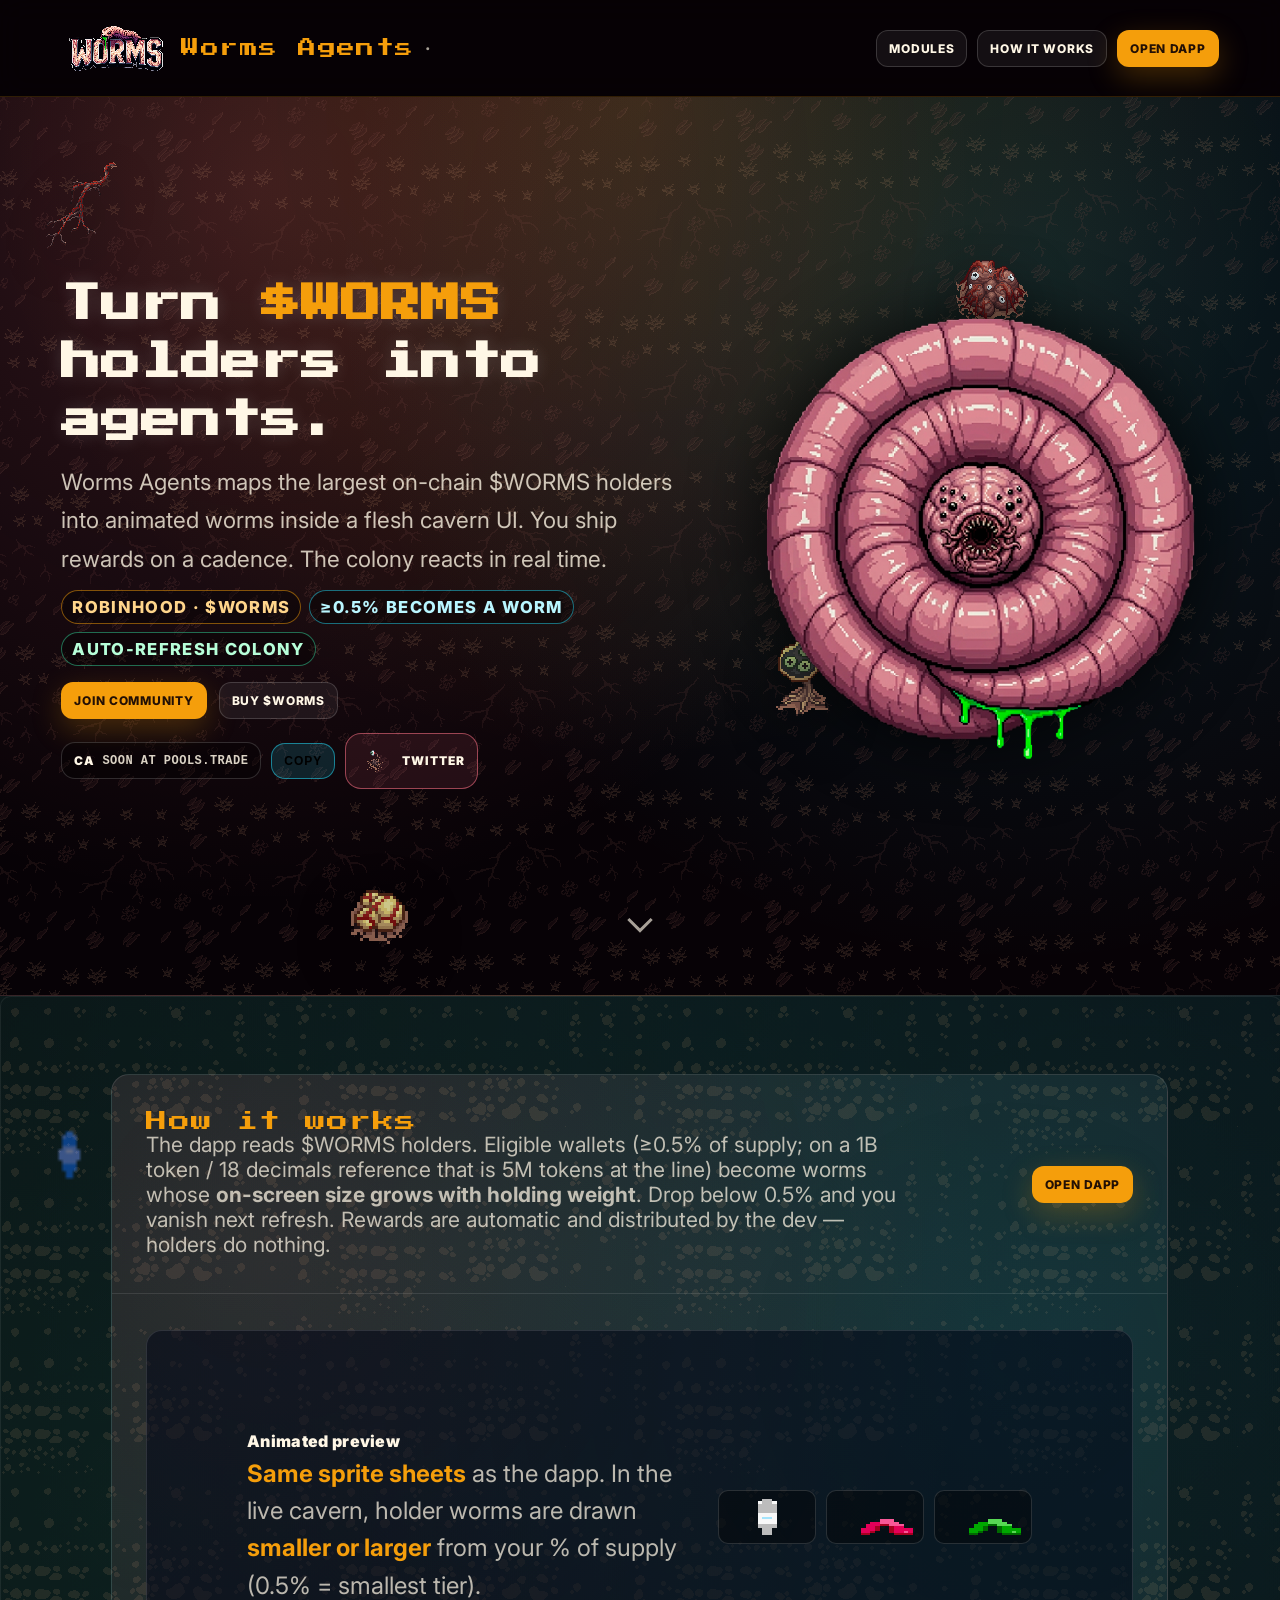
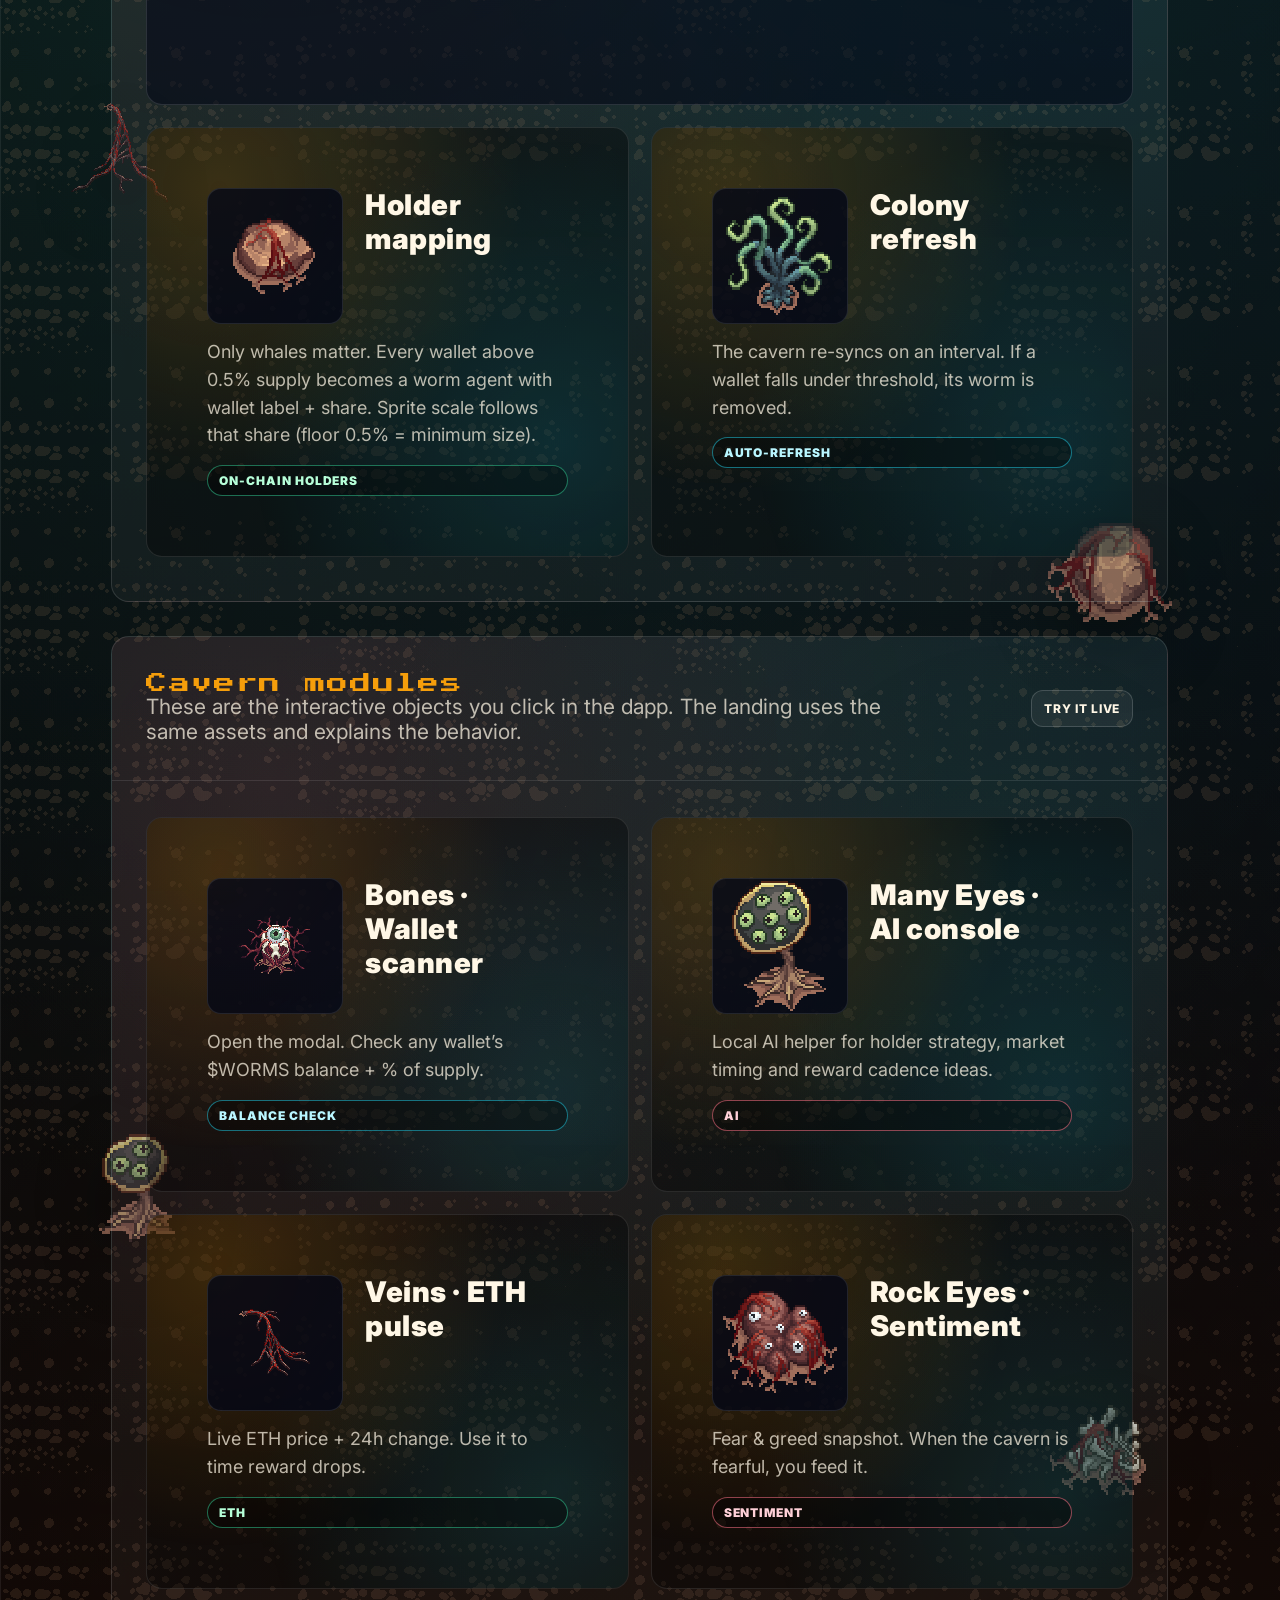
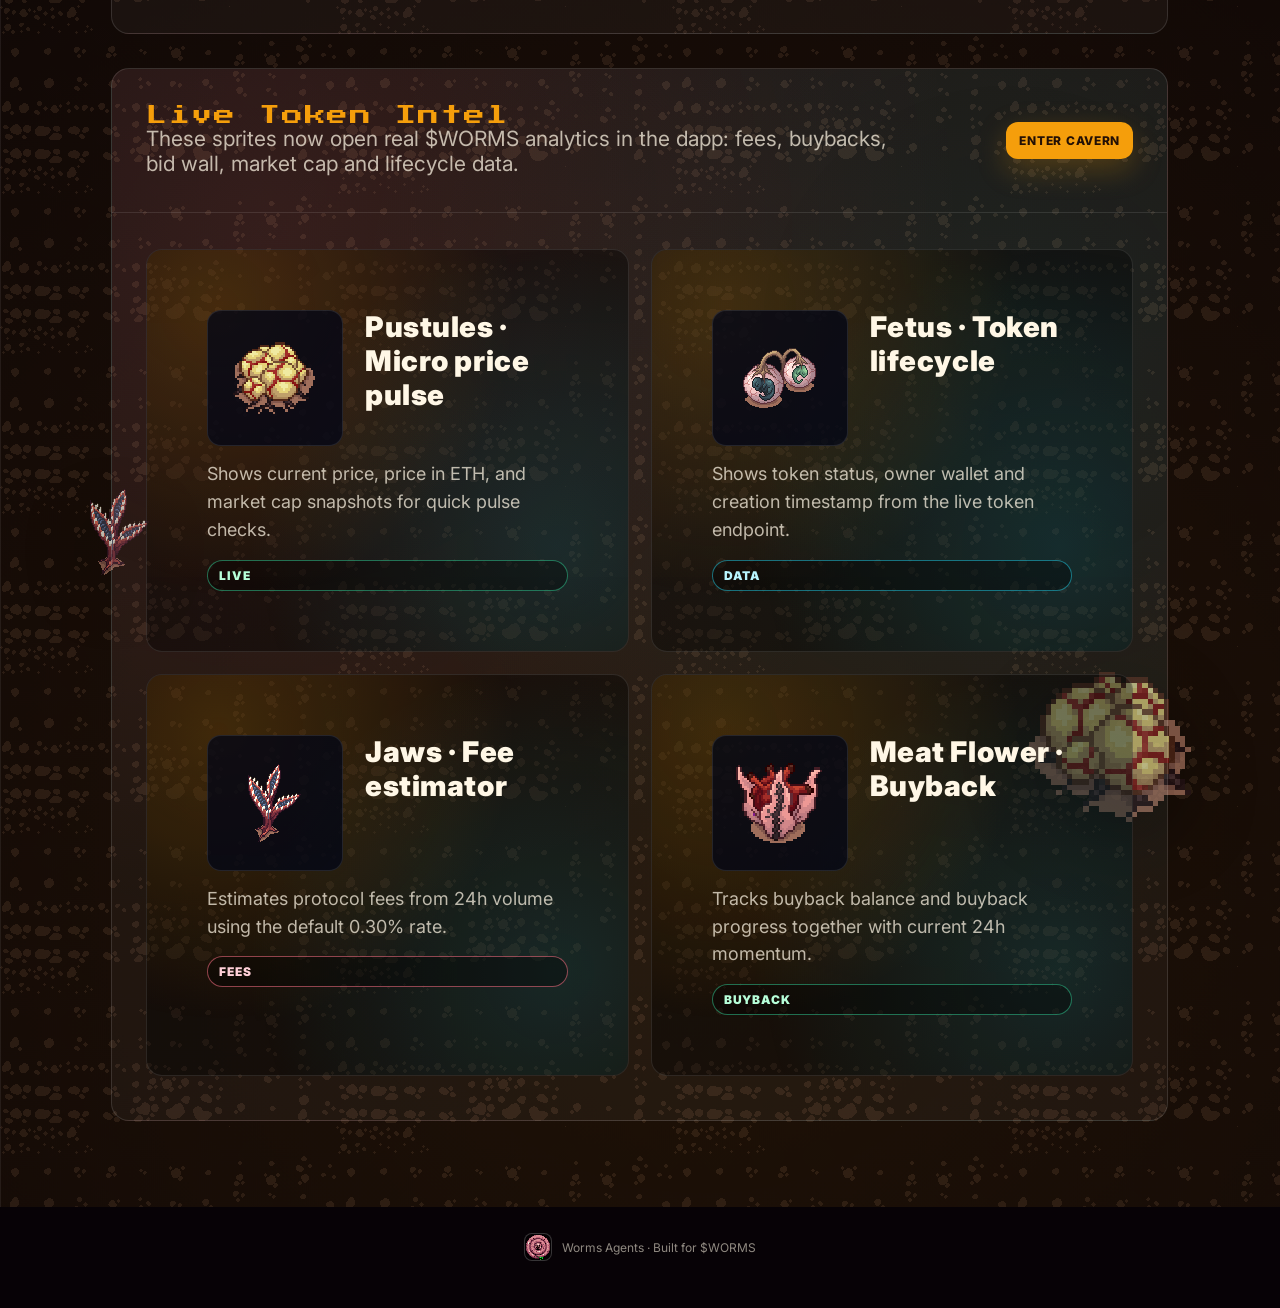
<file: index.html>
<!DOCTYPE html>
<html lang="en">
<head>
    <meta charset="UTF-8">
    <meta name="viewport" content="width=device-width, initial-scale=1.0">
    <title>Worms Agents — $WORMS Holder Rewards Playground</title>
    <link rel="icon" type="image/png" href="/favicon.png">
    <link href="https://fonts.googleapis.com/css2?family=Press+Start+2P&family=Inter:wght@400;500;700&display=swap" rel="stylesheet">
    <style>
        * { box-sizing: border-box; margin: 0; padding: 0; }
        html { scroll-behavior: smooth; }
        body { background: #070206; color: #fff7e6; font-family: Inter, system-ui, -apple-system, sans-serif; }
        a { color: inherit; text-decoration: none; }

        :root{
            --ink:#09020a;
            --paper:#fff7e6;
            --gold:#f59e0b;
            --lime:#34d399;
            --cyan:#22d3ee;
            --pink:#fb7185;
            --border:rgba(255,255,255,0.16);
        }

        /* top nav (memecoin-ish) */
        .nav {
            position: sticky;
            top: 0;
            z-index: 50;
            display: flex;
            align-items: center;
            justify-content: space-between;
            padding: 18px 4.8vw;
            background: rgba(7,2,6,0.82);
            backdrop-filter: blur(14px);
            border-bottom: 1px solid rgba(245,158,11,0.18);
        }
        .nav-left {
            display: flex;
            align-items: center;
            gap: 10px;
            min-width: 0;
        }
        .nav-logo {
            width: 110px;
            height: auto;
            image-rendering: pixelated;
        }
        .nav-badge {
            font-family: 'Press Start 2P', monospace;
            font-size: 18px;
            letter-spacing: 0.08em;
            color: var(--gold);
            white-space: nowrap;
        }
        .nav-right {
            display: flex;
            gap: 10px;
            align-items: center;
            flex-wrap: wrap;
            justify-content: flex-end;
        }
        .nav-btn {
            padding: 10px 12px;
            border-radius: 12px;
            border: 1px solid var(--border);
            background: rgba(255,255,255,0.06);
            font-weight: 800;
            font-size: 12px;
            letter-spacing: 0.06em;
            text-transform: uppercase;
        }
        .nav-btn.primary {
            background: var(--gold);
            color: #231005;
            border-color: rgba(245,158,11,0.55);
            box-shadow: 0 10px 30px rgba(245,158,11,0.25);
        }
        .nav-btn:hover { transform: translateY(-1px); }

        /* HERO */
        .hero {
            position: relative;
            overflow: hidden;
            min-height: calc(100vh - 58px);
            padding: 84px 4.8vw 56px;
            background:
                radial-gradient(circle at 20% 10%, rgba(251,113,133,0.18), transparent 55%),
                radial-gradient(circle at 80% 20%, rgba(34,211,238,0.14), transparent 55%),
                radial-gradient(circle at 50% 0%, rgba(245,158,11,0.16), transparent 60%),
                #070206;
            border-bottom: 1px solid rgba(255,255,255,0.08);
        }
        .hero::before {
            content:"";
            position:absolute;
            inset:-60px -60px 0 -60px;
            background: url('/PNG/details.png');
            opacity: 0.14;
            image-rendering: pixelated;
            transform: rotate(-2deg) scale(1.1);
            pointer-events:none;
        }
        .hero-grid {
            position: relative;
            display: grid;
            grid-template-columns: minmax(0, 1.15fr) minmax(0, 0.85fr);
            gap: 34px;
            align-items: center;
            max-width: 1180px;
            margin: 0 auto;
            min-height: calc(100vh - 58px - 140px);
        }
        .hero h1 {
            font-family: 'Press Start 2P', monospace;
            font-size: clamp(40px, 2.7vw, 78px);
            line-height: 1.45;
            color: var(--paper);
            text-shadow: 0 0 18px rgba(255,255,255,0.14);
        }
        .hero h1 .accent { color: var(--gold); }
        .hero p {
            margin-top: 14px;
            font-size: 22.5px;
            line-height: 1.7;
            color: rgba(255,247,230,0.78);
            max-width: 44ch;
        }
        .hero-cta {
            display: flex;
            gap: 12px;
            flex-wrap: wrap;
            margin-top: 16px;
        }
        .pillrow {
            margin-top: 12px;
            display:flex;
            gap:8px;
            flex-wrap: wrap;
        }
        .pill {
            font-size: 16.5px;
            font-weight: 800;
            letter-spacing: 0.08em;
            text-transform: uppercase;
            padding: 6px 10px;
            border-radius: 999px;
            border: 1px solid var(--border);
            background: rgba(0,0,0,0.35);
        }
        .pill.gold { border-color: rgba(245,158,11,0.5); color: #ffd58b; }
        .pill.cyan { border-color: rgba(34,211,238,0.5); color: #b9f6ff; }
        .pill.lime { border-color: rgba(52,211,153,0.5); color: #b7ffd9; }

        .banner {
            position: relative;
            background: transparent;
            border: none;
            border-radius: 0;
            padding: 0;
            box-shadow: none;
        }
        .banner::after{
            content:none;
        }
        .banner-logo { width: 100%; max-width: 460px; margin: 0 auto; display:block; image-rendering: pixelated; filter: drop-shadow(0 0 36px rgba(0,0,0,0.8)); }

        /* “clouds” replacement: floating sprite layers */
        .float {
            position: absolute;
            image-rendering: pixelated;
            opacity: 0.95;
            pointer-events: none;
            filter: drop-shadow(0 18px 30px rgba(0,0,0,0.5));
        }
        .f1{ width: 110px; left: 2%; top: 6%; animation: drift1 7s ease-in-out infinite alternate; }
        .f2{ width: 140px; left: 72%; top: 14%; animation: drift2 8s ease-in-out infinite alternate; }
        .f3{ width: 120px; left: 58%; top: 58%; animation: drift3 6.5s ease-in-out infinite alternate; }
        .f4{ width: 96px; left: 26%; top: 86%; animation: drift2 7.5s ease-in-out infinite alternate; opacity:0.85; }

        @keyframes drift1 { from{ transform: translate(0,0) rotate(-3deg);} to{ transform: translate(0,-18px) rotate(3deg);} }
        @keyframes drift2 { from{ transform: translate(0,0) rotate(2deg);} to{ transform: translate(0,-22px) rotate(-2deg);} }
        @keyframes drift3 { from{ transform: translate(0,0) rotate(-1deg);} to{ transform: translate(0,-50px) rotate(1deg);} }

        .chevron {
            display: grid;
            place-items: center;
            padding: 28px 0 10px;
        }
        .chev {
            width: 18px;
            height: 18px;
            border-right: 3px solid rgba(255,247,230,0.65);
            border-bottom: 3px solid rgba(255,247,230,0.65);
            transform: rotate(45deg);
            animation: bounce 1.3s ease-in-out infinite;
        }
        @keyframes bounce { 0%,100%{ transform: translateY(0) rotate(45deg);} 50%{ transform: translateY(8px) rotate(45deg);} }

        /* SECTIONS */
        .wrap {
            max-width: 1180px;
            margin: 0 auto;
            padding: 44px 4.8vw 86px;
        }
        .wrap-bg {
            position: relative;
            overflow: hidden;
            background:
                radial-gradient(circle at 12% 15%, rgba(52,211,153,0.10), transparent 55%),
                radial-gradient(circle at 88% 10%, rgba(34,211,238,0.10), transparent 55%),
                radial-gradient(circle at 55% 90%, rgba(245,158,11,0.10), transparent 60%),
                #070206;
        }
        .wrap-bg::before{
            content:"";
            position:absolute;
            inset:0;
            background: url('/PNG/spots.png');
            opacity: 0.10;
            image-rendering: pixelated;
            pointer-events:none;
        }
        .section {
            margin-top: 34px;
            border: 1px solid rgba(255,255,255,0.12);
            background:
                radial-gradient(circle at 15% 15%, rgba(251,113,133,0.10), transparent 55%),
                radial-gradient(circle at 85% 25%, rgba(34,211,238,0.08), transparent 55%),
                rgba(255,255,255,0.04);
            border-radius: 18px;
            overflow: hidden;
            min-height: 88vh;
            opacity: 0;
            transform: translateY(34px) scale(0.985);
            transition: opacity 700ms ease, transform 700ms cubic-bezier(.2,.8,.2,1);
            will-change: transform, opacity;
        }
        .section.in-view {
            opacity: 1;
            transform: translateY(0) scale(1);
        }
        .section-head{
            padding: 36px 34px;
            border-bottom: 1px solid rgba(255,255,255,0.10);
            display:flex;
            justify-content: space-between;
            align-items: center;
            gap: 10px;
        }
        .section-title{
            font-family: 'Press Start 2P', monospace;
            font-size: 21px;
            letter-spacing: 0.08em;
            color: var(--gold);
        }
        .section-sub{
            font-size: 21px;
            color: rgba(255,247,230,0.72);
            max-width: 58ch;
        }
        .grid {
            display: grid;
            grid-template-columns: repeat(12, 1fr);
            gap: 22px;
            padding: 36px 34px 44px;
        }
        .card{
            grid-column: span 6;
            background: rgba(0,0,0,0.36);
            border: 1px solid rgba(255,255,255,0.10);
            border-radius: 16px;
            padding: 60px;
            display: flex;
            flex-direction: column;
            align-items: stretch;
            gap: 14px;
            position: relative;
            overflow: hidden;
            min-height: 230px;
            opacity: 0;
            transform: translateY(24px);
            transition: opacity 560ms ease, transform 560ms ease;
        }
        .card-head {
            display: flex;
            flex-direction: row;
            align-items: flex-start;
            gap: 22px;
            min-width: 0;
            position: relative;
            z-index: 1;
        }
        .card-head h3 {
            margin: 0;
            flex: 1;
            min-width: 0;
            font-size: 28.5px;
            font-weight: 900;
            letter-spacing: 0.02em;
            color: var(--paper);
            line-height: 1.2;
        }
        .card-desc {
            margin: 0;
            font-size: 18px;
            font-weight: 400;
            line-height: 1.55;
            color: rgba(255,247,230,0.72);
            position: relative;
            z-index: 1;
        }
        .section.in-view .card {
            opacity: 1;
            transform: translateY(0);
        }
        .section.in-view .card:nth-child(1) { transition-delay: 60ms; }
        .section.in-view .card:nth-child(2) { transition-delay: 120ms; }
        .section.in-view .card:nth-child(3) { transition-delay: 180ms; }
        .section.in-view .card:nth-child(4) { transition-delay: 240ms; }
        .section.in-view .card:nth-child(5) { transition-delay: 300ms; }
        .section.in-view .card:nth-child(6) { transition-delay: 360ms; }

        /* floating layer assets (outside section grid) */
        .layer-asset {
            position: absolute;
            transform: translate(-50%, -50%);
            image-rendering: pixelated;
            opacity: 0.72;
            pointer-events: none;
            filter: drop-shadow(0 22px 36px rgba(0,0,0,0.55));
            z-index: 1;
        }
        .layer-a { width: 150px; }
        .layer-b { width: 172px; }
        .edge-l1 { left: 3.5%; top: 20%; }
        .edge-r1 { left: 80%; top: 32%; }
        .edge-l2 { left: 4%; top: 50%; }
        .edge-r2 { left: 80%; top: 58%; }
        .edge-l3 { left: 3.5%; top: 78%; }
        .edge-r3 { left: 80%; top: 84%; }

        /* moving worms background */
        #wrapWorms {
            position: absolute;
            inset: 0;
            z-index: 1;
            pointer-events: none;
            opacity: 0.48;
            mix-blend-mode: screen;
            image-rendering: pixelated;
        }
        .nav, .hero, .wrap { position: relative; z-index: 2; }
        .wrap-bg { z-index: 1; }
        .card::before{
            content:"";
            position:absolute;
            inset:-40px;
            background: radial-gradient(circle at 20% 20%, rgba(245,158,11,0.20), transparent 50%),
                        radial-gradient(circle at 80% 70%, rgba(34,211,238,0.14), transparent 55%);
            opacity: 0.9;
            pointer-events: none;
        }
        .sprite {
            width: 136px;
            height: 136px;
            border-radius: 14px;
            background: rgba(2,6,23,0.75);
            border: 1px solid rgba(255,255,255,0.10);
            image-rendering: pixelated;
            flex-shrink: 0;
            overflow: hidden;
            display:grid;
            place-items:center;
            position: relative;
            z-index: 1;
        }
        .sprite img { width: 100%; height: 100%; object-fit: contain; }
        .card .tag {
            position: relative;
            z-index: 1;
        }
        .tag {
            margin-top: 2px;
            display:inline-block;
            font-size: 12px;
            font-weight: 900;
            letter-spacing: 0.08em;
            text-transform: uppercase;
            padding: 7px 11px;
            border-radius: 999px;
            border: 1px solid rgba(255,255,255,0.12);
            background: rgba(0,0,0,0.35);
            color: rgba(255,247,230,0.85);
        }
        .tag.cyan { border-color: rgba(34,211,238,0.5); color:#b9f6ff; }
        .tag.lime { border-color: rgba(52,211,153,0.5); color:#b7ffd9; }
        .tag.pink { border-color: rgba(251,113,133,0.55); color:#ffd0d8; }

        .worm-strip {
            grid-column: span 12;
            background: rgba(2,6,23,0.55);
            border: 1px solid rgba(255,255,255,0.12);
            border-radius: 16px;
            padding: 100px;
            display:flex;
            align-items:center;
            justify-content: space-between;
            gap: 18px;
            opacity: 0;
            transform: translateY(24px);
            transition: opacity 560ms ease, transform 560ms ease;
        }
        .section.in-view .worm-strip {
            opacity: 1;
            transform: translateY(0);
            transition-delay: 40ms;
        }
        .strip-left { min-width: 0; }
        .strip-left b { color: var(--gold); }
        .strip-left p { margin-top: 4px; font-size: 24px; color: rgba(255,247,230,0.72); line-height: 1.55; }
        .strip-right { display:flex; gap: 10px; align-items: center; flex-shrink: 0; }
        canvas { image-rendering: pixelated; border-radius: 10px; background: rgba(0,0,0,0.4); border: 1px solid rgba(255,255,255,0.14); }

        .ca-row {
            margin-top: 14px;
            display: flex;
            gap: 10px;
            flex-wrap: wrap;
            align-items: center;
        }
        .ca-field {
            display: flex;
            align-items: center;
            gap: 8px;
            padding: 10px 12px;
            border-radius: 14px;
            border: 1px solid rgba(255,255,255,0.16);
            background: rgba(0,0,0,0.35);
            font-weight: 900;
            letter-spacing: 0.04em;
            font-size: 12px;
        }
        .ca-value {
            font-family: ui-monospace, SFMono-Regular, Menlo, Monaco, Consolas, "Liberation Mono", monospace;
            opacity: 0.85;
        }
        .copy-btn {
            padding: 10px 12px;
            border-radius: 14px;
            border: 1px solid rgba(34,211,238,0.55);
            background: rgba(34,211,238,0.14);
            font-weight: 900;
            font-size: 12px;
            letter-spacing: 0.08em;
            text-transform: uppercase;
            cursor: pointer;
        }
        .copy-btn:hover { transform: translateY(-1px); }

        .asset-btn {
            display: inline-flex;
            align-items: center;
            gap: 10px;
            padding: 10px 12px;
            border-radius: 16px;
            border: 1px solid rgba(251,113,133,0.55);
            background: rgba(251,113,133,0.10);
            font-weight: 900;
            letter-spacing: 0.08em;
            text-transform: uppercase;
            font-size: 12px;
        }
        .asset-btn img {
            width: 34px;
            height: 34px;
            image-rendering: pixelated;
        }
        .asset-btn:hover { transform: translateY(-1px); }

        .footer {
            padding: 26px 4.8vw 44px;
            color: rgba(255,247,230,0.55);
            font-size: 12px;
            text-align: center;
        }

        /* parallax-ready hooks */
        .parallax-y {
            transform: translateY(var(--py, 0px));
            will-change: transform;
        }
        .footer-inner {
            display: inline-flex;
            align-items: center;
            gap: 10px;
        }
        .footer-logo {
            width: 28px;
            height: 28px;
            border-radius: 8px;
            image-rendering: pixelated;
            border: 1px solid rgba(255,255,255,0.2);
            background: rgba(0,0,0,0.35);
        }

        @media (max-width: 920px){
            .hero-grid { grid-template-columns: 1fr; }
            .card { grid-column: span 12; }
            .worm-strip { flex-direction: column; align-items: flex-start; }
            .strip-right { width: 100%; }
            .section { min-height: auto; }
        }
    </style>
</head>
<body>
    <nav class="nav">
        <div class="nav-left">
            <img src="/title.png" alt="Worms Agents Logo" class="nav-logo">
            <span class="nav-badge">Worms Agents</span>
            <span style="opacity:.65;font-weight:800;letter-spacing:.08em;">·</span>
        </div>
        <div class="nav-right">
            <a class="nav-btn" href="#modules">Modules</a>
            <a class="nav-btn" href="#how">How it works</a>
            <a class="nav-btn primary" href="/app.html">Open Dapp</a>
        </div>
    </nav>

    <header class="hero">
        <img class="float f1 parallax-y" data-parallax-speed="0.12" src="/PNG/Object_separetely/Veins_shadow1_1.png" alt="">
        <img class="float f2 parallax-y" data-parallax-speed="0.18" src="/PNG/Object_separetely/Rock_eyes_shadow1_1.png" alt="">
        <img class="float f3 parallax-y" data-parallax-speed="0.10" src="/PNG/Object_separetely/Many_eyes_plant_shadow1_1.png" alt="">
        <img class="float f4 parallax-y" data-parallax-speed="0.15" src="/PNG/Object_separetely/pustules_shadow1_1.png" alt="">

        <div class="hero-grid">
            <div>
                <h1>Turn <span class="accent">$WORMS</span> holders into agents.</h1>
                <p>Worms Agents maps the largest on-chain $WORMS holders into animated worms inside a flesh cavern UI. You ship rewards on a cadence. The colony reacts in real time.</p>
                <div class="pillrow">
                    <span class="pill gold">Robinhood · $WORMS</span>
                    <span class="pill cyan">≥0.5% becomes a worm</span>
                    <span class="pill lime">Auto-refresh colony</span>
                </div>
                <div class="hero-cta">
                    <a class="nav-btn primary" href="https://x.com/worms_wtf">Join Community</a>
                    <a class="nav-btn" href="https://pools.trade" target="_blank">Buy $WORMS</a>
                </div>

                <div class="ca-row">
                    <div class="ca-field">
                        <span>CA</span>
                        <span class="ca-value" id="ca-value">SOON AT POOLS.TRADE</span>
                    </div>
                    <button class="copy-btn" id="copy-ca">Copy</button>
                    <a class="asset-btn" href="https://x.com/worms_wtf" target="_blank" rel="noopener noreferrer" aria-label="X (Twitter)">
                        <img src="/PNG/Object_separetely/Eye_plant_shadow1_1.png" alt="">
                        Twitter
                    </a>
                </div>
            </div>
            <div class="banner">
                <img class="banner-logo" src="/favicon.png" alt="Worms Agents Icon">
            </div>
        </div>

        <a class="chevron" href="#how" aria-label="Scroll">
            <div class="chev"></div>
        </a>
    </header>

    <div class="wrap-bg">
    <canvas id="wrapWorms"></canvas>
    <img class="layer-asset layer-a edge-l1 parallax-y" data-parallax-speed="0.08" src="/PNG/Object_separetely/Veins_shadow1_2.png" alt="">
    <img class="layer-asset layer-b edge-r1 parallax-y" data-parallax-speed="0.10" src="/PNG/Object_separetely/Rock3_shadow1_2.png" alt="">
    <img class="layer-asset layer-b edge-l2 parallax-y" data-parallax-speed="0.09" src="/PNG/Object_separetely/Many_eyes_plant_shadow1_1.png" alt="">
    <img class="layer-asset layer-a edge-r2 parallax-y" data-parallax-speed="0.11" src="/PNG/Object_separetely/Bones_shadow1_4.png" alt="">
    <img class="layer-asset layer-a edge-l3 parallax-y" data-parallax-speed="0.07" src="/PNG/Object_separetely/Jaws_plant_shadow1_1.png" alt="">
    <img class="layer-asset layer-b edge-r3 parallax-y" data-parallax-speed="0.12" src="/PNG/Object_separetely/pustules_shadow1_3.png" alt="">
    <div class="wrap">
        <section id="how" class="section">
            <div class="section-head">
                <div>
                    <div class="section-title">How it works</div>
                    <div class="section-sub">The dapp reads $WORMS holders. Eligible wallets (≥0.5% of supply; on a 1B token / 18 decimals reference that is 5M tokens at the line) become worms whose <strong>on-screen size grows with holding weight</strong>. Drop below 0.5% and you vanish next refresh. Rewards are automatic and distributed by the dev — holders do nothing.</div>
                </div>
                <a class="nav-btn primary" href="/app.html">Open dapp</a>
            </div>
            <div class="grid">
                <div class="worm-strip">
                    <div class="strip-left">
                        <div style="font-weight:900;letter-spacing:.02em;">Animated preview</div>
                        <p><b>Same sprite sheets</b> as the dapp. In the live cavern, holder worms are drawn <b>smaller or larger</b> from your % of supply (0.5% = smallest tier).</p>
                    </div>
                    <div class="strip-right">
                        <canvas id="strip-worm-1" width="96" height="52"></canvas>
                        <canvas id="strip-worm-2" width="96" height="52"></canvas>
                        <canvas id="strip-worm-3" width="96" height="52"></canvas>
                    </div>
                </div>

                <div class="card">
                    <div class="card-head">
                        <div class="sprite"><img src="/PNG/Object_separetely/Rock3_shadow1_3.png" alt=""></div>
                        <h3>Holder mapping</h3>
                    </div>
                    <p class="card-desc">Only whales matter. Every wallet above 0.5% supply becomes a worm agent with wallet label + share. Sprite scale follows that share (floor 0.5% = minimum size).</p>
                    <span class="tag lime">On-chain holders</span>
                </div>

                <div class="card">
                    <div class="card-head">
                        <div class="sprite"><img src="/PNG/Object_separetely/Tentacle_plant_shadow1_1.png" alt=""></div>
                        <h3>Colony refresh</h3>
                    </div>
                    <p class="card-desc">The cavern re-syncs on an interval. If a wallet falls under threshold, its worm is removed.</p>
                    <span class="tag cyan">Auto-refresh</span>
                </div>
            </div>
        </section>

        <section id="modules" class="section">
            <div class="section-head">
                <div>
                    <div class="section-title">Cavern modules</div>
                    <div class="section-sub">These are the interactive objects you click in the dapp. The landing uses the same assets and explains the behavior.</div>
                </div>
                <a class="nav-btn" href="/app.html">Try it live</a>
            </div>
            <div class="grid">
                <div class="card">
                    <div class="card-head">
                        <div class="sprite"><img src="/PNG/Object_separetely/Bones_shadow1_3.png" alt=""></div>
                        <h3>Bones · Wallet scanner</h3>
                    </div>
                    <p class="card-desc">Open the modal. Check any wallet’s $WORMS balance + % of supply.</p>
                    <span class="tag cyan">Balance check</span>
                </div>

                <div class="card">
                    <div class="card-head">
                        <div class="sprite"><img src="/PNG/Object_separetely/Many_eyes_plant_shadow1_2.png" alt=""></div>
                        <h3>Many Eyes · AI console</h3>
                    </div>
                    <p class="card-desc">Local AI helper for holder strategy, market timing and reward cadence ideas.</p>
                    <span class="tag pink">AI</span>
                </div>

                <div class="card">
                    <div class="card-head">
                        <div class="sprite"><img src="/PNG/Object_separetely/Veins_shadow1_3.png" alt=""></div>
                        <h3>Veins · ETH pulse</h3>
                    </div>
                    <p class="card-desc">Live ETH price + 24h change. Use it to time reward drops.</p>
                    <span class="tag lime">ETH</span>
                </div>

                <div class="card">
                    <div class="card-head">
                        <div class="sprite"><img src="/PNG/Object_separetely/Rock_eyes_shadow1_2.png" alt=""></div>
                        <h3>Rock Eyes · Sentiment</h3>
                    </div>
                    <p class="card-desc">Fear &amp; greed snapshot. When the cavern is fearful, you feed it.</p>
                    <span class="tag pink">Sentiment</span>
                </div>
            </div>
        </section>

        <section class="section">
            <div class="section-head">
                <div>
                    <div class="section-title">Live Token Intel</div>
                    <div class="section-sub">These sprites now open real $WORMS analytics in the dapp: fees, buybacks, bid wall, market cap and lifecycle data.</div>
                </div>
                <a class="nav-btn primary" href="/app.html">Enter cavern</a>
            </div>
            <div class="grid">
                <div class="card">
                    <div class="card-head">
                        <div class="sprite"><img src="/PNG/Object_separetely/pustules_shadow1_2.png" alt=""></div>
                        <h3>Pustules · Micro price pulse</h3>
                    </div>
                    <p class="card-desc">Shows current price, price in ETH, and market cap snapshots for quick pulse checks.</p>
                    <span class="tag lime">Live</span>
                </div>
                <div class="card">
                    <div class="card-head">
                        <div class="sprite"><img src="/PNG/Object_separetely/Fetus_shadow1_2.png" alt=""></div>
                        <h3>Fetus · Token lifecycle</h3>
                    </div>
                    <p class="card-desc">Shows token status, owner wallet and creation timestamp from the live token endpoint.</p>
                    <span class="tag cyan">Data</span>
                </div>
                <div class="card">
                    <div class="card-head">
                        <div class="sprite"><img src="/PNG/Object_separetely/Jaws_plant_shadow1_1.png" alt=""></div>
                        <h3>Jaws · Fee estimator</h3>
                    </div>
                    <p class="card-desc">Estimates protocol fees from 24h volume using the default 0.30% rate.</p>
                    <span class="tag pink">Fees</span>
                </div>
                <div class="card">
                    <div class="card-head">
                        <div class="sprite"><img src="/PNG/Object_separetely/Meat_flower_shadow1_1.png" alt=""></div>
                        <h3>Meat Flower · Buyback</h3>
                    </div>
                    <p class="card-desc">Tracks buyback balance and buyback progress together with current 24h momentum.</p>
                    <span class="tag lime">Buyback</span>
                </div>
            </div>
        </section>
    </div>
    </div>

    <div class="footer">
        <div class="footer-inner">
            <img src="/favicon.png" alt="Worms Agents Logo" class="footer-logo">
            <span>Worms Agents · Built for $WORMS</span>
        </div>
    </div>

    <script>
        function animateStrip(id, variant) {
            const el = document.getElementById(id);
            if (!el) return;
            const ctx = el.getContext('2d');
            ctx.imageSmoothingEnabled = false;
            const img = new Image();
            img.src = `/worms/8Bit-Worm-var${String(variant).padStart(2,'0')}-byImogiaGames.png`;
            let frame = 0;
            setInterval(() => {
                ctx.clearRect(0, 0, el.width, el.height);
                if (img.complete && img.naturalWidth) {
                    ctx.drawImage(img, frame * 16, 0, 16, 16, 10, 8, el.width - 20, el.height - 16);
                }
                frame = (frame + 1) % 8;
            }, 110);
        }
        animateStrip('strip-worm-1', 2);
        animateStrip('strip-worm-2', 7);
        animateStrip('strip-worm-3', 12);

        // Copy CA (currently TBA)
        document.getElementById('copy-ca')?.addEventListener('click', async () => {
            const text = document.getElementById('ca-value')?.textContent?.trim() || 'TBA';
            try {
                await navigator.clipboard.writeText(text);
            } catch {
                const t = document.createElement('textarea');
                t.value = text;
                document.body.appendChild(t);
                t.select();
                document.execCommand('copy');
                t.remove();
            }
            const btn = document.getElementById('copy-ca');
            if (btn) {
                const prev = btn.textContent;
                btn.textContent = 'Copied';
                setTimeout(() => { btn.textContent = prev; }, 900);
            }
        });

        // Animate object sprites by cycling frame files, like world.js
        (function animateObjectSprites(){
            const framesByBase = {
                Tentacle_plant_shadow1: 3,
                Eye_plant_shadow1: 3,
                Spike_plant_shadow1: 4,
                Bones_shadow1: 11,
                Rock_eyes_shadow1: 5,
                Veins_shadow1: 4,
                Meat_flower_shadow1: 3,
                pustules_shadow1: 3,
                Many_eyes_plant_shadow1: 3,
                Fetus_shadow1: 3,
                Jaws_plant_shadow1: 3,
                Rock3_shadow1: 6,
            };
            const nodes = Array.from(document.querySelectorAll('img[src*="/PNG/Object_separetely/"]'))
                .map((img) => {
                    const src = img.getAttribute('src') || '';
                    const m = src.match(/\/Object_separetely\/(.+)_([0-9]+)\.png$/);
                    if (!m) return null;
                    const base = m[1];
                    const max = framesByBase[base];
                    if (!max || max < 2) return null;
                    return { img, base, frame: Number(m[2]) || 1, max };
                })
                .filter(Boolean);
            if (!nodes.length) return;
            setInterval(() => {
                for (const n of nodes) {
                    n.frame = (n.frame % n.max) + 1;
                    n.img.src = `/PNG/Object_separetely/${n.base}_${n.frame}.png`;
                }
            }, 240);
        })();

        // Background moving worms for wrap-bg
        (function initWrapWorms(){
            const c = document.getElementById('wrapWorms');
            const wrapBg = document.querySelector('.wrap-bg');
            if (!c) return;
            const ctx = c.getContext('2d');
            if (!ctx) return;
            ctx.imageSmoothingEnabled = false;

            const worms = Array.from({length: 12}, () => ({
                x: Math.random() * window.innerWidth,
                y: Math.random() * window.innerHeight,
                v: 0.6 + Math.random() * 1.1,
                s: 44 + Math.random() * 56,
                variant: Math.floor(Math.random() * 21),
                phase: Math.floor(Math.random() * 8),
                t: Math.random() * 9999,
                dir: Math.random() > 0.5 ? 1 : -1,
                bobAmp: 4 + Math.random() * 14,
                bobSpd: 0.012 + Math.random() * 0.02,
            }));

            const imgs = [];
            let ready = 0;
            for (let i = 0; i < 21; i++) {
                const im = new Image();
                im.src = `/worms/8Bit-Worm-var${String(i).padStart(2,'0')}-byImogiaGames.png`;
                im.onload = () => { ready++; };
                imgs.push(im);
            }

            function resize(){
                if (!wrapBg) return;
                const rect = wrapBg.getBoundingClientRect();
                c.width = Math.max(1, Math.floor(rect.width));
                c.height = Math.max(1, Math.floor(wrapBg.scrollHeight));
            }
            window.addEventListener('resize', resize);
            resize();

            function tick(ts){
                ctx.clearRect(0,0,c.width,c.height);
                for (const w of worms) {
                    w.t += 1;
                    w.x += w.v * w.dir * 1.8;
                    const by = Math.sin(w.t * w.bobSpd) * w.bobAmp;
                    const frame = (Math.floor(ts / 90) + w.phase) % 8;
                    if (w.x < -120) { w.x = c.width + 120; w.y = Math.random() * c.height; }
                    if (w.x > c.width + 120) { w.x = -120; w.y = Math.random() * c.height; }
                    const im = imgs[w.variant];
                    if (!im || !im.complete || !im.naturalWidth) continue;
                    ctx.save();
                    // subtle shadow trail to emphasize movement
                    ctx.globalAlpha = 0.35;
                    ctx.fillStyle = 'rgba(0,0,0,0.35)';
                    ctx.beginPath();
                    ctx.ellipse(w.x, w.y + by + w.s * 0.36, w.s * 0.35, w.s * 0.12, 0, 0, Math.PI * 2);
                    ctx.fill();
                    ctx.globalAlpha = 1;
                    if (w.dir < 0) {
                        ctx.translate(w.x, w.y + by);
                        ctx.scale(-1, 1);
                        ctx.drawImage(im, frame * 16, 0, 16, 16, -w.s/2, -w.s/2, w.s, w.s);
                    } else {
                        ctx.drawImage(im, frame * 16, 0, 16, 16, w.x - w.s/2, w.y + by - w.s/2, w.s, w.s);
                    }
                    ctx.restore();
                }
                requestAnimationFrame(tick);
            }
            requestAnimationFrame(tick);
        })();

        // Reveal sections/cards on scroll
        (function initScrollReveal(){
            const sections = document.querySelectorAll('.section');
            if (!sections.length || !('IntersectionObserver' in window)) {
                sections.forEach((s) => s.classList.add('in-view'));
                return;
            }
            const io = new IntersectionObserver((entries) => {
                for (const e of entries) {
                    if (e.isIntersecting) e.target.classList.add('in-view');
                }
            }, { threshold: 0.15, rootMargin: '0px 0px -12% 0px' });
            sections.forEach((s) => io.observe(s));
        })();

        // Parallax movement for decorative assets during scroll
        (function initParallax(){
            const nodes = Array.from(document.querySelectorAll('.parallax-y'));
            if (!nodes.length) return;
            function apply() {
                const y = window.scrollY || window.pageYOffset || 0;
                for (const n of nodes) {
                    const speed = Number(n.getAttribute('data-parallax-speed') || 0.1);
                    n.style.setProperty('--py', `${(y * speed).toFixed(2)}px`);
                }
            }
            window.addEventListener('scroll', apply, { passive: true });
            apply();
        })();
    </script>
</body>
</html>
</file>
